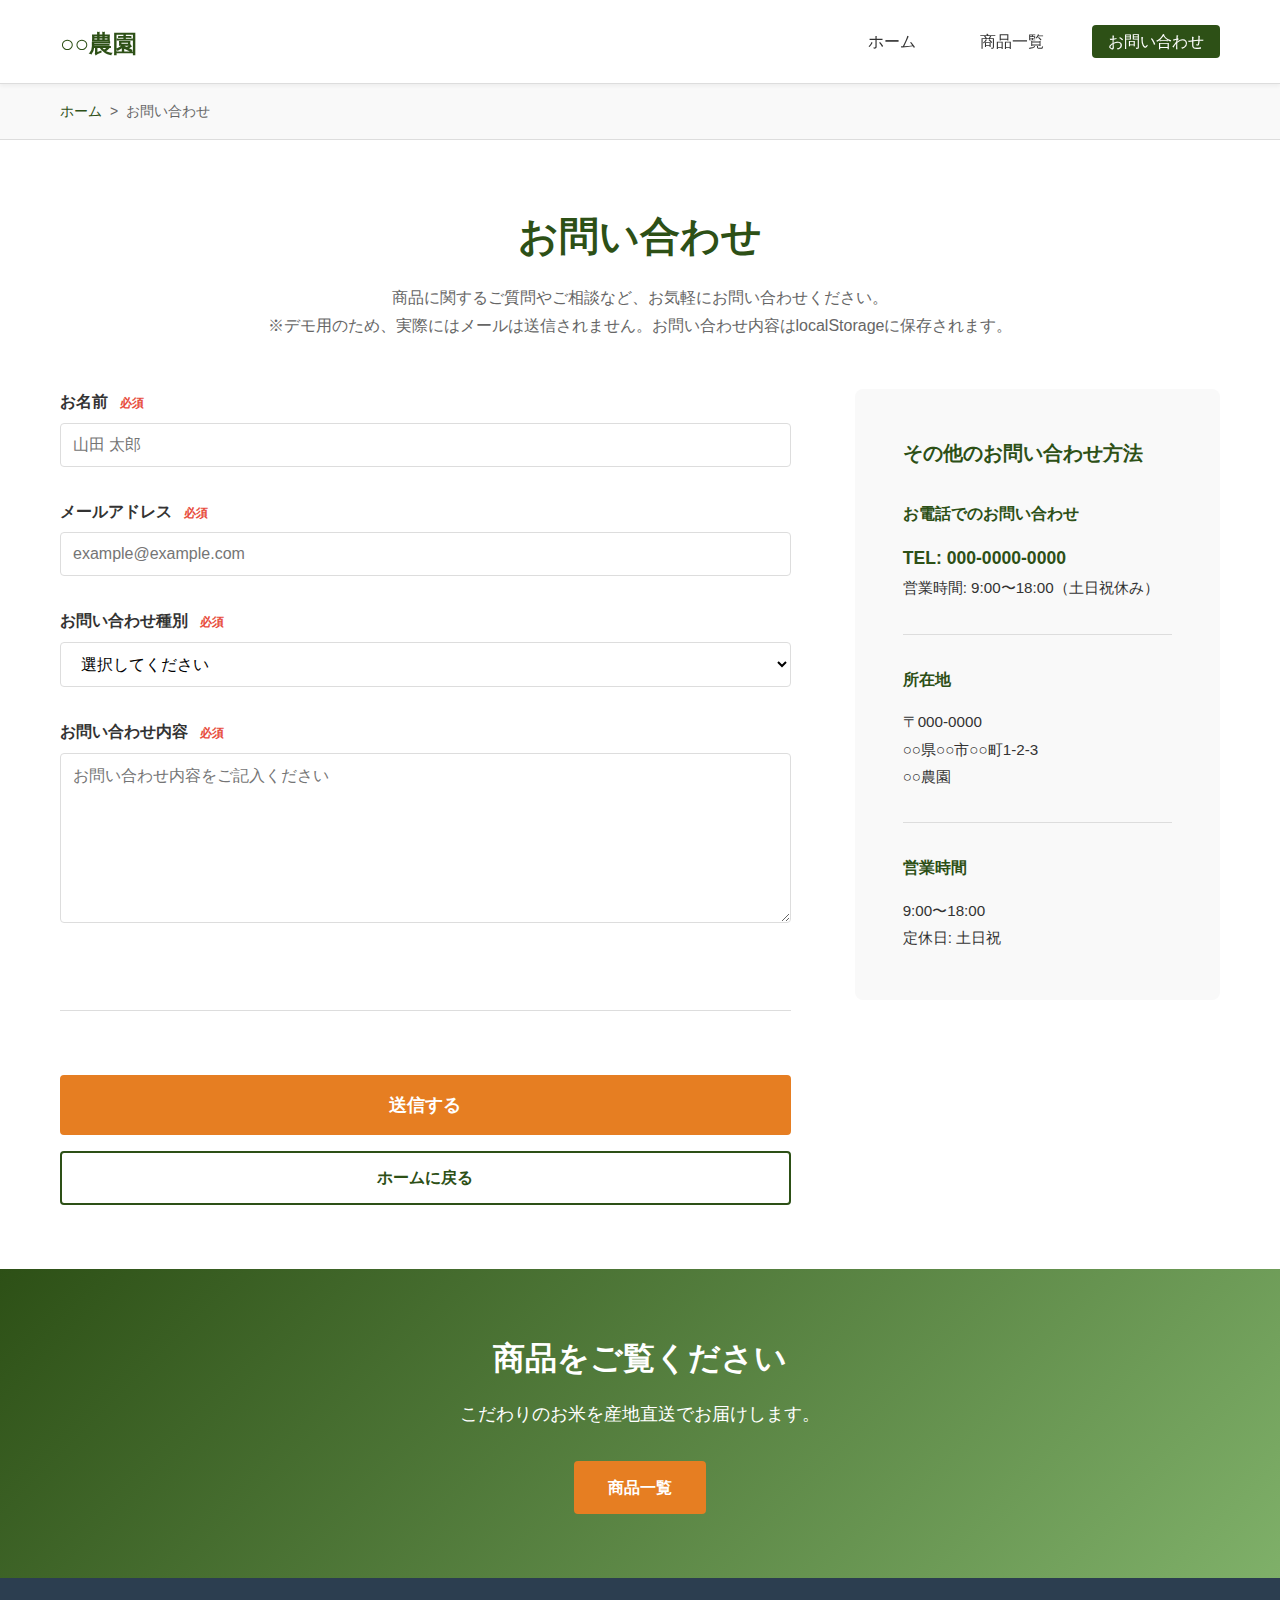
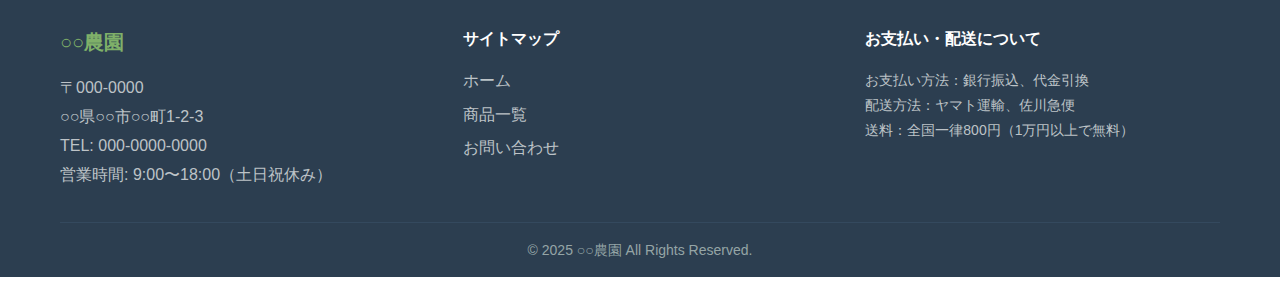
<file: contact.html>
<!DOCTYPE html>
<html lang="ja">
<head>
    <meta charset="UTF-8">
    <meta name="viewport" content="width=device-width, initial-scale=1.0">
    <meta name="description" content="○○農園へのお問い合わせフォーム。商品に関するご質問、ご相談などお気軽にお問い合わせください。">
    <meta name="keywords" content="お問い合わせ,質問,相談,米,農園">
    <title>お問い合わせ - ○○農園</title>
    <link rel="stylesheet" href="css/reset.css">
    <link rel="stylesheet" href="css/style.css">
</head>
<body>
    <!-- ヘッダー -->
    <header class="header">
        <div class="container">
            <div class="header-inner">
                <h1 class="logo">
                    <a href="index.html">○○農園</a>
                </h1>
                <nav class="nav">
                    <ul class="nav-list">
                        <li class="nav-item"><a href="index.html">ホーム</a></li>
                        <li class="nav-item"><a href="products.html">商品一覧</a></li>
                        <li class="nav-item"><a href="contact.html" class="active">お問い合わせ</a></li>
                    </ul>
                </nav>
            </div>
        </div>
    </header>

    <!-- メインコンテンツ -->
    <main>
        <!-- パンくずリスト -->
        <div class="breadcrumb">
            <div class="container">
                <ul class="breadcrumb-list">
                    <li class="breadcrumb-item"><a href="index.html">ホーム</a></li>
                    <li class="breadcrumb-item">お問い合わせ</li>
                </ul>
            </div>
        </div>

        <!-- お問い合わせページ -->
        <section class="contact-page">
            <div class="container">
                <h1 class="page-title">お問い合わせ</h1>
                <p class="page-description">
                    商品に関するご質問やご相談など、お気軽にお問い合わせください。<br>
                    ※デモ用のため、実際にはメールは送信されません。お問い合わせ内容はlocalStorageに保存されます。
                </p>

                <div class="contact-container">
                    <!-- お問い合わせフォーム -->
                    <div class="contact-form-section">
                        <form id="contact-form">
                            <!-- お名前 -->
                            <div class="form-section">
                                <div class="form-group">
                                    <label for="contact-name" class="form-label">お名前 <span class="required">必須</span></label>
                                    <input type="text" id="contact-name" name="contact-name" class="form-input" required placeholder="山田 太郎">
                                </div>

                                <div class="form-group">
                                    <label for="contact-email" class="form-label">メールアドレス <span class="required">必須</span></label>
                                    <input type="email" id="contact-email" name="contact-email" class="form-input" required placeholder="example@example.com">
                                </div>

                                <div class="form-group">
                                    <label for="contact-type" class="form-label">お問い合わせ種別 <span class="required">必須</span></label>
                                    <select id="contact-type" name="contact-type" class="form-select" required>
                                        <option value="">選択してください</option>
                                        <option value="商品について">商品について</option>
                                        <option value="注文について">注文について</option>
                                        <option value="配送について">配送について</option>
                                        <option value="その他">その他</option>
                                    </select>
                                </div>

                                <div class="form-group">
                                    <label for="contact-message" class="form-label">お問い合わせ内容 <span class="required">必須</span></label>
                                    <textarea id="contact-message" name="contact-message" class="form-textarea" rows="8" required placeholder="お問い合わせ内容をご記入ください"></textarea>
                                </div>
                            </div>

                            <!-- 送信ボタン -->
                            <div class="form-actions">
                                <button type="submit" class="btn btn-primary btn-large btn-full">送信する</button>
                                <a href="index.html" class="btn btn-outline">ホームに戻る</a>
                            </div>
                        </form>
                    </div>

                    <!-- お問い合わせ情報 -->
                    <div class="contact-info-section">
                        <h2 class="contact-info-title">その他のお問い合わせ方法</h2>

                        <div class="contact-info-item">
                            <h3 class="contact-info-subtitle">お電話でのお問い合わせ</h3>
                            <p class="contact-info-text">
                                <strong>TEL: 000-0000-0000</strong><br>
                                営業時間: 9:00〜18:00（土日祝休み）
                            </p>
                        </div>

                        <div class="contact-info-item">
                            <h3 class="contact-info-subtitle">所在地</h3>
                            <p class="contact-info-text">
                                〒000-0000<br>
                                ○○県○○市○○町1-2-3<br>
                                ○○農園
                            </p>
                        </div>

                        <div class="contact-info-item">
                            <h3 class="contact-info-subtitle">営業時間</h3>
                            <p class="contact-info-text">
                                9:00〜18:00<br>
                                定休日: 土日祝
                            </p>
                        </div>
                    </div>
                </div>
            </div>
        </section>

        <!-- CTAセクション -->
        <section class="cta">
            <div class="container">
                <h2 class="cta-title">商品をご覧ください</h2>
                <p class="cta-text">
                    こだわりのお米を産地直送でお届けします。
                </p>
                <div class="cta-buttons">
                    <a href="products.html" class="btn btn-primary">商品一覧</a>
                </div>
            </div>
        </section>
    </main>

    <!-- フッター -->
    <footer class="footer">
        <div class="container">
            <div class="footer-content">
                <div class="footer-section">
                    <h3 class="footer-title">○○農園</h3>
                    <p class="footer-text">
                        〒000-0000<br>
                        ○○県○○市○○町1-2-3<br>
                        TEL: 000-0000-0000<br>
                        営業時間: 9:00〜18:00（土日祝休み）
                    </p>
                </div>

                <div class="footer-section">
                    <h4 class="footer-subtitle">サイトマップ</h4>
                    <ul class="footer-links">
                        <li><a href="index.html">ホーム</a></li>
                        <li><a href="products.html">商品一覧</a></li>
                        <li><a href="contact.html">お問い合わせ</a></li>
                    </ul>
                </div>

                <div class="footer-section">
                    <h4 class="footer-subtitle">お支払い・配送について</h4>
                    <p class="footer-text footer-text-small">
                        お支払い方法：銀行振込、代金引換<br>
                        配送方法：ヤマト運輸、佐川急便<br>
                        送料：全国一律800円（1万円以上で無料）
                    </p>
                </div>
            </div>

            <div class="footer-bottom">
                <p class="copyright">&copy; 2025 ○○農園 All Rights Reserved.</p>
            </div>
        </div>
    </footer>

    <!-- 送信完了モーダル -->
    <div id="contact-complete-modal" class="modal" style="display: none;">
        <div class="modal-content">
            <h2 class="modal-title">お問い合わせありがとうございます</h2>
            <div class="contact-complete-info">
                <p class="modal-text">
                    お問い合わせを受け付けました。<br>
                    お問い合わせ番号：<strong id="contact-number"></strong><br>
                    <br>
                    担当者が確認後、ご連絡させていただきます。<br>
                    （※デモ版のため、実際には送信されません）
                </p>
            </div>
            <div class="modal-actions">
                <a href="index.html" class="btn btn-primary">トップページへ</a>
                <a href="products.html" class="btn btn-outline">商品一覧へ</a>
            </div>
        </div>
    </div>

    <script src="js/contact.js"></script>
</body>
</html>
</file>
<file: css/style.css>
/* ========================================
   カラー変数・基本設定
======================================== */
:root {
    --color-primary: #2d5016;
    --color-primary-dark: #1f3910;
    --color-secondary: #7fb069;
    --color-accent: #e67e22;
    --color-text: #333;
    --color-text-light: #666;
    --color-border: #ddd;
    --color-bg-light: #f9f9f9;
    --container-width: 1200px;
    --spacing-xs: 0.5rem;
    --spacing-sm: 1rem;
    --spacing-md: 2rem;
    --spacing-lg: 3rem;
    --spacing-xl: 4rem;
}

/* ========================================
   共通レイアウト
======================================== */
.container {
    max-width: var(--container-width);
    margin: 0 auto;
    padding: 0 20px;
}

/* ========================================
   ヘッダー
======================================== */
.header {
    background-color: #fff;
    border-bottom: 1px solid var(--color-border);
    padding: var(--spacing-sm) 0;
    position: sticky;
    top: 0;
    z-index: 100;
    box-shadow: 0 2px 4px rgba(0,0,0,0.05);
}

.header-inner {
    display: flex;
    justify-content: space-between;
    align-items: center;
}

.logo a {
    font-size: 1.5rem;
    font-weight: bold;
    color: var(--color-primary);
    transition: color 0.3s;
}

.logo a:hover {
    color: var(--color-secondary);
}

.nav-list {
    display: flex;
    gap: var(--spacing-md);
}

.nav-item a {
    color: var(--color-text);
    font-weight: 500;
    padding: var(--spacing-xs) var(--spacing-sm);
    border-radius: 4px;
    transition: background-color 0.3s, color 0.3s;
}

.nav-item a:hover,
.nav-item a.active {
    background-color: var(--color-primary);
    color: #fff;
}

/* ========================================
   ヒーローセクション
======================================== */
.hero {
    position: relative;
    height: 500px;
    display: flex;
    align-items: center;
    justify-content: center;
    overflow: hidden;
    background: linear-gradient(135deg, var(--color-primary) 0%, var(--color-secondary) 100%);
}

.hero-image {
    position: absolute;
    top: 0;
    left: 0;
    width: 100%;
    height: 100%;
    z-index: 1;
}

.hero-image img {
    width: 100%;
    height: 100%;
    object-fit: cover;
    opacity: 0.4;
}

.hero-content {
    position: relative;
    z-index: 2;
    text-align: center;
    color: #fff;
}

.hero-title {
    font-size: 3rem;
    font-weight: bold;
    margin-bottom: var(--spacing-sm);
    line-height: 1.3;
    text-shadow: 2px 2px 4px rgba(0,0,0,0.3);
}

.hero-text {
    font-size: 1.125rem;
    margin-bottom: var(--spacing-md);
    text-shadow: 1px 1px 2px rgba(0,0,0,0.3);
}

/* ========================================
   ボタン
======================================== */
.btn {
    display: inline-block;
    padding: 12px 32px;
    border-radius: 4px;
    font-weight: 600;
    text-align: center;
    transition: all 0.3s;
    cursor: pointer;
}

.btn-primary {
    background-color: var(--color-accent);
    color: #fff;
    border: 2px solid var(--color-accent);
}

.btn-primary:hover {
    background-color: #d35400;
    border-color: #d35400;
    transform: translateY(-2px);
    box-shadow: 0 4px 8px rgba(0,0,0,0.2);
}

.btn-secondary {
    background-color: var(--color-primary);
    color: #fff;
    border: 2px solid var(--color-primary);
}

.btn-secondary:hover {
    background-color: var(--color-primary-dark);
    border-color: var(--color-primary-dark);
}

.btn-outline {
    background-color: transparent;
    color: var(--color-primary);
    border: 2px solid var(--color-primary);
}

.btn-outline:hover {
    background-color: var(--color-primary);
    color: #fff;
}

/* ========================================
   セクション共通
======================================== */
section {
    padding: var(--spacing-xl) 0;
}

.section-title {
    font-size: 2rem;
    font-weight: bold;
    text-align: center;
    margin-bottom: var(--spacing-sm);
    color: var(--color-primary);
}

.section-description {
    text-align: center;
    color: var(--color-text-light);
    margin-bottom: var(--spacing-lg);
}

.section-footer {
    text-align: center;
    margin-top: var(--spacing-lg);
}

/* ========================================
   商品紹介セクション
======================================== */
.products-preview {
    background-color: var(--color-bg-light);
}

.product-grid {
    display: grid;
    grid-template-columns: repeat(auto-fit, minmax(300px, 1fr));
    gap: var(--spacing-md);
    margin-bottom: var(--spacing-md);
}

.product-card {
    background-color: #fff;
    border-radius: 8px;
    overflow: hidden;
    box-shadow: 0 2px 8px rgba(0,0,0,0.1);
    transition: transform 0.3s, box-shadow 0.3s;
}

.product-card:hover {
    transform: translateY(-4px);
    box-shadow: 0 4px 16px rgba(0,0,0,0.15);
}

.product-image {
    width: 100%;
    height: 250px;
    overflow: hidden;
    background-color: #f0f0f0;
}

.product-image img {
    width: 100%;
    height: 100%;
    object-fit: cover;
}

.product-info {
    padding: var(--spacing-md);
}

.product-name {
    font-size: 1.25rem;
    font-weight: bold;
    margin-bottom: var(--spacing-xs);
    color: var(--color-primary);
}

.product-description {
    color: var(--color-text-light);
    margin-bottom: var(--spacing-sm);
    font-size: 0.9rem;
}

.product-price {
    font-size: 1.5rem;
    font-weight: bold;
    color: var(--color-accent);
    margin-bottom: var(--spacing-sm);
}

.price-unit {
    font-size: 0.875rem;
    color: var(--color-text-light);
    font-weight: normal;
}

/* ========================================
   こだわりセクション
======================================== */
.features {
    background-color: #fff;
}

.feature-list {
    display: grid;
    grid-template-columns: repeat(auto-fit, minmax(280px, 1fr));
    gap: var(--spacing-lg);
}

.feature-item {
    text-align: center;
    padding: var(--spacing-md);
}

.feature-icon {
    width: 80px;
    height: 80px;
    margin: 0 auto var(--spacing-sm);
    background-color: var(--color-bg-light);
    border-radius: 50%;
    display: flex;
    align-items: center;
    justify-content: center;
}

.feature-icon img {
    width: 50px;
    height: 50px;
}

.feature-title {
    font-size: 1.25rem;
    font-weight: bold;
    margin-bottom: var(--spacing-xs);
    color: var(--color-primary);
}

.feature-text {
    color: var(--color-text-light);
    line-height: 1.8;
}

/* ========================================
   お知らせセクション
======================================== */
.news {
    background-color: var(--color-bg-light);
}

.news-list {
    max-width: 800px;
    margin: 0 auto;
}

.news-item {
    background-color: #fff;
    padding: var(--spacing-sm) var(--spacing-md);
    margin-bottom: var(--spacing-sm);
    border-radius: 4px;
    display: flex;
    align-items: center;
    gap: var(--spacing-md);
    transition: background-color 0.3s;
}

.news-item:hover {
    background-color: #fafafa;
}

.news-date {
    color: var(--color-text-light);
    font-size: 0.875rem;
    white-space: nowrap;
}

.news-link {
    color: var(--color-text);
    transition: color 0.3s;
}

.news-link:hover {
    color: var(--color-primary);
    text-decoration: underline;
}

/* ========================================
   CTAセクション
======================================== */
.cta {
    background: linear-gradient(135deg, var(--color-primary) 0%, var(--color-secondary) 100%);
    color: #fff;
    text-align: center;
}

.cta-title {
    font-size: 2rem;
    font-weight: bold;
    margin-bottom: var(--spacing-sm);
}

.cta-text {
    font-size: 1.125rem;
    margin-bottom: var(--spacing-md);
}

.cta-buttons {
    display: flex;
    gap: var(--spacing-sm);
    justify-content: center;
    flex-wrap: wrap;
}

/* ========================================
   フッター
======================================== */
.footer {
    background-color: #2c3e50;
    color: #ecf0f1;
    padding: var(--spacing-lg) 0 var(--spacing-sm);
}

.footer-content {
    display: grid;
    grid-template-columns: repeat(auto-fit, minmax(250px, 1fr));
    gap: var(--spacing-lg);
    margin-bottom: var(--spacing-md);
}

.footer-title {
    font-size: 1.25rem;
    font-weight: bold;
    margin-bottom: var(--spacing-sm);
    color: var(--color-secondary);
}

.footer-subtitle {
    font-size: 1rem;
    font-weight: bold;
    margin-bottom: var(--spacing-sm);
    color: #fff;
}

.footer-text {
    line-height: 1.8;
    color: #bdc3c7;
}

.footer-text-small {
    font-size: 0.875rem;
}

.footer-links {
    display: flex;
    flex-direction: column;
    gap: var(--spacing-xs);
}

.footer-links a {
    color: #bdc3c7;
    transition: color 0.3s;
}

.footer-links a:hover {
    color: var(--color-secondary);
}

.footer-bottom {
    border-top: 1px solid #34495e;
    padding-top: var(--spacing-sm);
    text-align: center;
}

.copyright {
    color: #95a5a6;
    font-size: 0.875rem;
}

/* ========================================
   パンくずリスト
======================================== */
.breadcrumb {
    background-color: var(--color-bg-light);
    padding: var(--spacing-sm) 0;
    border-bottom: 1px solid var(--color-border);
}

.breadcrumb-list {
    display: flex;
    gap: var(--spacing-xs);
    align-items: center;
    font-size: 0.875rem;
}

.breadcrumb-item {
    color: var(--color-text-light);
}

.breadcrumb-item:not(:last-child)::after {
    content: ">";
    margin-left: var(--spacing-xs);
    color: var(--color-text-light);
}

.breadcrumb-item a {
    color: var(--color-primary);
    transition: color 0.3s;
}

.breadcrumb-item a:hover {
    color: var(--color-secondary);
    text-decoration: underline;
}

/* ========================================
   商品一覧ページ
======================================== */
.products-page {
    background-color: #fff;
    padding: var(--spacing-lg) 0;
}

.page-title {
    font-size: 2.5rem;
    font-weight: bold;
    text-align: center;
    margin-bottom: var(--spacing-sm);
    color: var(--color-primary);
}

.page-description {
    text-align: center;
    color: var(--color-text-light);
    margin-bottom: var(--spacing-lg);
    line-height: 1.8;
}

/* 絞り込みコントロール */
.filter-controls {
    background-color: var(--color-bg-light);
    padding: var(--spacing-md);
    border-radius: 8px;
    margin-bottom: var(--spacing-md);
    display: flex;
    flex-wrap: wrap;
    gap: var(--spacing-sm);
    align-items: center;
}

.filter-group {
    display: flex;
    align-items: center;
    gap: var(--spacing-xs);
}

.filter-label {
    font-weight: 600;
    color: var(--color-text);
    white-space: nowrap;
}

.filter-select {
    padding: 8px 12px;
    border: 1px solid var(--color-border);
    border-radius: 4px;
    background-color: #fff;
    color: var(--color-text);
    font-size: 0.9rem;
    cursor: pointer;
    transition: border-color 0.3s;
}

.filter-select:hover,
.filter-select:focus {
    border-color: var(--color-primary);
    outline: none;
}

.btn-small {
    padding: 8px 16px;
    font-size: 0.9rem;
}

.btn-full {
    width: 100%;
}

/* 商品件数表示 */
.product-count {
    margin-bottom: var(--spacing-md);
    color: var(--color-text-light);
}

.product-count p {
    font-size: 0.9rem;
}

#product-count-number {
    font-weight: bold;
    color: var(--color-primary);
}

/* 商品グリッド（一覧ページ用） */
.products-grid {
    display: grid;
    grid-template-columns: repeat(auto-fill, minmax(320px, 1fr));
    gap: var(--spacing-md);
    margin-bottom: var(--spacing-md);
}

/* 商品カード（フル版） */
.product-card-full {
    position: relative;
    background-color: #fff;
    border: 1px solid var(--color-border);
    border-radius: 8px;
    overflow: hidden;
    transition: transform 0.3s, box-shadow 0.3s;
}

.product-card-full:hover {
    transform: translateY(-4px);
    box-shadow: 0 4px 16px rgba(0,0,0,0.15);
}

/* 商品バッジ */
.product-badge {
    position: absolute;
    top: 12px;
    right: 12px;
    padding: 4px 12px;
    border-radius: 4px;
    font-size: 0.75rem;
    font-weight: bold;
    z-index: 10;
    color: #fff;
}

.product-badge.available {
    background-color: #27ae60;
}

.product-badge.limited {
    background-color: #e67e22;
}

/* 商品詳細情報 */
.product-details {
    margin-bottom: var(--spacing-sm);
}

.product-shipping {
    font-size: 0.85rem;
    color: var(--color-text-light);
    margin-bottom: var(--spacing-xs);
}

.product-stock {
    font-size: 0.85rem;
    font-weight: 600;
    margin-bottom: var(--spacing-xs);
}

.product-stock.available {
    color: #27ae60;
}

.product-stock.limited {
    color: #e67e22;
}

/* 検索結果なし */
.no-results {
    text-align: center;
    padding: var(--spacing-xl) var(--spacing-md);
    background-color: var(--color-bg-light);
    border-radius: 8px;
}

.no-results p {
    font-size: 1.125rem;
    color: var(--color-text-light);
    margin-bottom: var(--spacing-md);
}

/* ========================================
   商品詳細ページ
======================================== */
.product-detail-page {
    background-color: #fff;
    padding: var(--spacing-lg) 0;
}

.product-not-found {
    text-align: center;
    padding: var(--spacing-xl) var(--spacing-md);
}

.product-not-found h2 {
    font-size: 1.5rem;
    color: var(--color-text);
    margin-bottom: var(--spacing-sm);
}

.product-not-found p {
    color: var(--color-text-light);
    margin-bottom: var(--spacing-md);
}

.product-detail-main {
    display: grid;
    grid-template-columns: 1fr 1fr;
    gap: var(--spacing-xl);
    margin-bottom: var(--spacing-xl);
}

/* 商品画像 */
.product-detail-images {
    position: sticky;
    top: 100px;
    align-self: start;
}

.product-main-image {
    width: 100%;
    aspect-ratio: 1;
    overflow: hidden;
    background-color: #f0f0f0;
    border-radius: 8px;
    margin-bottom: var(--spacing-sm);
}

.product-main-image img {
    width: 100%;
    height: 100%;
    object-fit: cover;
}

.product-thumbnails {
    display: flex;
    gap: var(--spacing-xs);
}

.product-thumbnail {
    width: 80px;
    height: 80px;
    object-fit: cover;
    border-radius: 4px;
    cursor: pointer;
    border: 2px solid transparent;
    transition: border-color 0.3s;
}

.product-thumbnail:hover {
    border-color: var(--color-secondary);
}

.product-thumbnail.active {
    border-color: var(--color-primary);
}

/* 商品情報 */
.product-detail-info {
    display: flex;
    flex-direction: column;
    gap: var(--spacing-md);
}

.product-tags {
    display: flex;
    gap: var(--spacing-xs);
    flex-wrap: wrap;
}

.product-tag {
    display: inline-block;
    padding: 4px 12px;
    background-color: var(--color-secondary);
    color: #fff;
    font-size: 0.75rem;
    border-radius: 4px;
    font-weight: 600;
}

.product-detail-name {
    font-size: 2rem;
    font-weight: bold;
    color: var(--color-primary);
    line-height: 1.3;
}

.product-detail-price-section {
    border-top: 1px solid var(--color-border);
    border-bottom: 1px solid var(--color-border);
    padding: var(--spacing-md) 0;
}

.product-detail-price {
    font-size: 2rem;
    font-weight: bold;
    color: var(--color-accent);
    margin-bottom: var(--spacing-xs);
}

.product-stock-info {
    font-size: 0.9rem;
    font-weight: 600;
}

.product-stock-info.available {
    color: #27ae60;
}

.product-stock-info.limited {
    color: #e67e22;
}

.product-stock-info.out-of-stock {
    color: #c0392b;
}

.product-shipping-info {
    padding: var(--spacing-sm);
    background-color: var(--color-bg-light);
    border-radius: 4px;
}

.product-shipping-info p {
    font-size: 0.9rem;
    color: var(--color-text-light);
}

.product-description-short {
    line-height: 1.8;
}

.product-actions {
    display: flex;
    gap: var(--spacing-sm);
    margin-top: var(--spacing-md);
}

.btn-large {
    padding: 16px 32px;
    font-size: 1.125rem;
}

.btn-accent {
    background-color: var(--color-accent);
    color: #fff;
    border: 2px solid var(--color-accent);
}

.btn-accent:hover:not(:disabled) {
    background-color: #d35400;
    border-color: #d35400;
}

.btn-accent:disabled {
    opacity: 0.5;
    cursor: not-allowed;
}

/* 外部購入セクション */
.external-purchase-section {
    margin-top: var(--spacing-lg);
    padding-top: var(--spacing-lg);
    border-top: 1px solid var(--color-border);
}

.external-purchase-label {
    font-size: 0.9rem;
    color: var(--color-text-light);
    margin-bottom: var(--spacing-sm);
}

.external-purchase-buttons {
    display: flex;
    gap: var(--spacing-sm);
}

.btn-external {
    flex: 1;
    padding: 12px 20px;
    font-size: 0.9rem;
    display: flex;
    align-items: center;
    justify-content: center;
    gap: var(--spacing-xs);
    transition: all 0.3s;
}

.external-icon {
    font-size: 1.2rem;
}

.btn-yahoo {
    background-color: #ff0033;
    color: #fff;
    border: 2px solid #ff0033;
}

.btn-yahoo:hover {
    background-color: #cc0029;
    border-color: #cc0029;
    transform: translateY(-2px);
}

.btn-amazon {
    background-color: #ff9900;
    color: #fff;
    border: 2px solid #ff9900;
}

.btn-amazon:hover {
    background-color: #e68a00;
    border-color: #e68a00;
    transform: translateY(-2px);
}

.external-purchase-note {
    margin-top: var(--spacing-xs);
    font-size: 0.75rem;
    color: var(--color-text-light);
    text-align: center;
}

/* 詳細セクション */
.product-detail-description,
.product-features-section,
.product-cooking-tips,
.related-products-section {
    margin-bottom: var(--spacing-xl);
}

.section-subtitle {
    font-size: 1.5rem;
    font-weight: bold;
    color: var(--color-primary);
    margin-bottom: var(--spacing-md);
    padding-bottom: var(--spacing-sm);
    border-bottom: 2px solid var(--color-secondary);
}

.product-detail-description p,
.product-cooking-tips p {
    line-height: 1.8;
    color: var(--color-text);
}

.features-list {
    list-style: none;
    padding: 0;
}

.features-list li {
    padding: var(--spacing-sm) 0 var(--spacing-sm) var(--spacing-md);
    border-left: 3px solid var(--color-secondary);
    margin-bottom: var(--spacing-sm);
    background-color: var(--color-bg-light);
}

/* 関連商品 */
.related-products-grid {
    display: grid;
    grid-template-columns: repeat(auto-fill, minmax(250px, 1fr));
    gap: var(--spacing-md);
}

.related-product-card {
    position: relative;
    background-color: #fff;
    border: 1px solid var(--color-border);
    border-radius: 8px;
    overflow: hidden;
    transition: transform 0.3s, box-shadow 0.3s;
}

.related-product-card:hover {
    transform: translateY(-4px);
    box-shadow: 0 4px 16px rgba(0,0,0,0.15);
}

.related-product-badge {
    position: absolute;
    top: 8px;
    right: 8px;
    padding: 4px 8px;
    border-radius: 4px;
    font-size: 0.7rem;
    font-weight: bold;
    z-index: 10;
    color: #fff;
}

.related-product-badge.available {
    background-color: #27ae60;
}

.related-product-badge.limited {
    background-color: #e67e22;
}

.related-product-image {
    width: 100%;
    height: 200px;
    overflow: hidden;
    background-color: #f0f0f0;
}

.related-product-image img {
    width: 100%;
    height: 100%;
    object-fit: cover;
}

.related-product-info {
    padding: var(--spacing-sm);
}

.related-product-name {
    font-size: 1rem;
    font-weight: bold;
    color: var(--color-primary);
    margin-bottom: var(--spacing-xs);
}

.related-product-price {
    font-size: 1.25rem;
    font-weight: bold;
    color: var(--color-accent);
    margin-bottom: var(--spacing-sm);
}

/* ========================================
   注文ページ
======================================== */
.order-page {
    background-color: var(--color-bg-light);
    padding: var(--spacing-lg) 0;
}

.order-container {
    display: grid;
    grid-template-columns: 2fr 1fr;
    gap: var(--spacing-lg);
}

/* 注文フォーム */
.order-form-section {
    background-color: #fff;
    padding: var(--spacing-lg);
    border-radius: 8px;
    box-shadow: 0 2px 8px rgba(0,0,0,0.1);
}

.form-section {
    margin-bottom: var(--spacing-xl);
    padding-bottom: var(--spacing-lg);
    border-bottom: 1px solid var(--color-border);
}

.form-section:last-child {
    border-bottom: none;
}

.form-section-title {
    font-size: 1.25rem;
    font-weight: bold;
    color: var(--color-primary);
    margin-bottom: var(--spacing-md);
}

.form-group {
    margin-bottom: var(--spacing-md);
}

.form-label {
    display: block;
    font-weight: 600;
    margin-bottom: var(--spacing-xs);
    color: var(--color-text);
}

.required {
    color: #e74c3c;
    font-size: 0.75rem;
    margin-left: var(--spacing-xs);
}

.form-input,
.form-textarea {
    width: 100%;
    padding: 12px;
    border: 1px solid var(--color-border);
    border-radius: 4px;
    font-size: 1rem;
    transition: border-color 0.3s;
}

.form-input:focus,
.form-textarea:focus {
    outline: none;
    border-color: var(--color-primary);
}

/* 商品情報カード */
.order-product-card {
    display: flex;
    gap: var(--spacing-md);
    padding: var(--spacing-md);
    background-color: var(--color-bg-light);
    border-radius: 8px;
    margin-bottom: var(--spacing-md);
}

.order-product-image {
    width: 120px;
    height: 120px;
    flex-shrink: 0;
    overflow: hidden;
    border-radius: 4px;
    background-color: #f0f0f0;
}

.order-product-image img {
    width: 100%;
    height: 100%;
    object-fit: cover;
}

.order-product-details {
    flex: 1;
}

.order-product-name {
    font-size: 1.125rem;
    font-weight: bold;
    color: var(--color-primary);
    margin-bottom: var(--spacing-xs);
}

.order-product-price {
    font-size: 1.25rem;
    font-weight: bold;
    color: var(--color-accent);
    margin-bottom: var(--spacing-xs);
}

.order-product-stock {
    font-size: 0.9rem;
    color: var(--color-text-light);
}

/* 数量セレクタ */
.quantity-selector {
    display: flex;
    align-items: center;
    gap: var(--spacing-sm);
}

.qty-btn {
    width: 40px;
    height: 40px;
    border: 1px solid var(--color-border);
    background-color: #fff;
    border-radius: 4px;
    font-size: 1.25rem;
    cursor: pointer;
    transition: background-color 0.3s;
}

.qty-btn:hover {
    background-color: var(--color-bg-light);
}

.qty-input {
    width: 80px;
    text-align: center;
    padding: 8px;
    border: 1px solid var(--color-border);
    border-radius: 4px;
    font-size: 1rem;
}

/* 支払い方法 */
.payment-methods {
    display: flex;
    flex-direction: column;
    gap: var(--spacing-sm);
}

.payment-method {
    padding: var(--spacing-md);
    border: 2px solid var(--color-border);
    border-radius: 8px;
    cursor: pointer;
    transition: border-color 0.3s, background-color 0.3s;
}

.payment-method:hover {
    background-color: var(--color-bg-light);
}

.payment-method input[type="radio"] {
    margin-right: var(--spacing-sm);
}

.payment-method input[type="radio"]:checked + .payment-label {
    color: var(--color-primary);
    font-weight: bold;
}

.payment-label {
    font-size: 1rem;
    font-weight: 600;
}

.payment-description {
    margin-top: var(--spacing-xs);
    margin-left: 24px;
    font-size: 0.875rem;
    color: var(--color-text-light);
}

/* フォームアクション */
.form-actions {
    display: flex;
    flex-direction: column;
    gap: var(--spacing-sm);
}

/* 注文サマリー */
.order-summary {
    background-color: #fff;
    padding: var(--spacing-lg);
    border-radius: 8px;
    box-shadow: 0 2px 8px rgba(0,0,0,0.1);
    position: sticky;
    top: 100px;
    align-self: start;
}

.summary-title {
    font-size: 1.25rem;
    font-weight: bold;
    color: var(--color-primary);
    margin-bottom: var(--spacing-md);
    padding-bottom: var(--spacing-sm);
    border-bottom: 2px solid var(--color-secondary);
}

.summary-item {
    display: flex;
    justify-content: space-between;
    margin-bottom: var(--spacing-sm);
}

.summary-label {
    color: var(--color-text-light);
}

.summary-value {
    font-weight: 600;
    color: var(--color-text);
}

.summary-divider {
    height: 1px;
    background-color: var(--color-border);
    margin: var(--spacing-md) 0;
}

.summary-total {
    font-size: 1.25rem;
}

.summary-total .summary-label {
    color: var(--color-text);
    font-weight: bold;
}

.summary-total .summary-value {
    color: var(--color-accent);
    font-size: 1.5rem;
}

.summary-note {
    margin-top: var(--spacing-md);
    padding-top: var(--spacing-md);
    border-top: 1px solid var(--color-border);
}

.summary-note p {
    font-size: 0.875rem;
    color: var(--color-text-light);
}

/* モーダル */
.modal {
    display: none;
    position: fixed;
    top: 0;
    left: 0;
    width: 100%;
    height: 100%;
    background-color: rgba(0, 0, 0, 0.7);
    z-index: 1000;
    justify-content: center;
    align-items: center;
}

.modal-content {
    background-color: #fff;
    padding: var(--spacing-xl);
    border-radius: 8px;
    max-width: 500px;
    text-align: center;
    box-shadow: 0 4px 16px rgba(0,0,0,0.2);
}

.modal-title {
    font-size: 1.75rem;
    font-weight: bold;
    color: var(--color-primary);
    margin-bottom: var(--spacing-md);
}

.modal-text {
    line-height: 1.8;
    margin-bottom: var(--spacing-lg);
}

.modal-actions {
    display: flex;
    gap: var(--spacing-sm);
    justify-content: center;
}

/* お問い合わせページ */
.contact-page {
    background-color: #fff;
    padding: var(--spacing-xl) 0;
}

.contact-container {
    display: grid;
    grid-template-columns: 2fr 1fr;
    gap: var(--spacing-xl);
    margin-top: var(--spacing-lg);
}

.contact-form-section {
    background-color: #fff;
}

.form-select {
    width: 100%;
    padding: 0.75rem 1rem;
    border: 1px solid var(--color-border);
    border-radius: 4px;
    font-size: 1rem;
    font-family: inherit;
    background-color: #fff;
}

.form-select:focus {
    outline: none;
    border-color: var(--color-primary);
}

.contact-info-section {
    background-color: var(--color-bg-light);
    padding: var(--spacing-lg);
    border-radius: 8px;
    align-self: start;
}

.contact-info-title {
    font-size: 1.25rem;
    font-weight: bold;
    color: var(--color-primary);
    margin-bottom: var(--spacing-md);
}

.contact-info-item {
    margin-bottom: var(--spacing-md);
    padding-bottom: var(--spacing-md);
    border-bottom: 1px solid var(--color-border);
}

.contact-info-item:last-child {
    margin-bottom: 0;
    padding-bottom: 0;
    border-bottom: none;
}

.contact-info-subtitle {
    font-size: 1rem;
    font-weight: bold;
    color: var(--color-primary);
    margin-bottom: var(--spacing-sm);
}

.contact-info-text {
    font-size: 0.95rem;
    line-height: 1.8;
    color: var(--color-text);
}

.contact-info-text strong {
    font-size: 1.1rem;
    color: var(--color-primary);
}

.contact-complete-info {
    text-align: center;
    margin-bottom: var(--spacing-lg);
}

/* 注文完了モーダル専用スタイル */
.modal-content {
    max-width: 600px;
}

.order-complete-info {
    background-color: var(--color-bg-light);
    padding: var(--spacing-md);
    border-radius: 8px;
    margin-bottom: var(--spacing-lg);
}

.order-info-item {
    display: flex;
    justify-content: space-between;
    align-items: center;
    margin-bottom: var(--spacing-sm);
}

.order-info-item:last-child {
    margin-bottom: 0;
}

.info-label {
    font-size: 0.9rem;
    color: var(--color-text-light);
}

.info-value {
    font-size: 1rem;
    color: var(--color-text);
}

.status-badge {
    display: inline-block;
    padding: 4px 12px;
    background-color: #27ae60;
    color: #fff;
    border-radius: 4px;
    font-weight: bold;
    font-size: 0.9rem;
}

.order-complete-flow {
    text-align: left;
    margin-bottom: var(--spacing-lg);
}

.flow-title {
    font-size: 1.2rem;
    font-weight: bold;
    color: var(--color-primary);
    margin-bottom: var(--spacing-md);
    text-align: center;
}

.flow-steps {
    list-style: none;
    padding: 0;
    margin: 0;
    counter-reset: step-counter;
}

.flow-step {
    position: relative;
    padding-left: var(--spacing-lg);
    margin-bottom: var(--spacing-md);
    counter-increment: step-counter;
}

.flow-step::before {
    content: counter(step-counter);
    position: absolute;
    left: 0;
    top: 0;
    width: 28px;
    height: 28px;
    background-color: #e0e0e0;
    color: #666;
    border-radius: 50%;
    display: flex;
    align-items: center;
    justify-content: center;
    font-weight: bold;
    font-size: 0.9rem;
}

.flow-step.active::before {
    background-color: var(--color-primary);
    color: #fff;
}

.flow-step strong {
    display: block;
    color: var(--color-primary);
    margin-bottom: 4px;
}

.flow-step.active strong {
    color: var(--color-primary);
}

.flow-step p {
    margin: 0;
    font-size: 0.9rem;
    color: var(--color-text-light);
    line-height: 1.6;
}

.order-complete-note {
    background-color: #f9f9f9;
    padding: var(--spacing-sm);
    border-radius: 4px;
    margin-bottom: var(--spacing-lg);
}

.order-complete-note p {
    margin: 4px 0;
    font-size: 0.85rem;
    color: var(--color-text-light);
}

.link-admin {
    color: var(--color-primary);
    text-decoration: underline;
    font-weight: bold;
}

.link-admin:hover {
    color: var(--color-primary-dark);
}

/* ========================================
   レスポンシブ対応
======================================== */
@media (max-width: 768px) {
    .hero-title {
        font-size: 2rem;
    }

    .hero-text {
        font-size: 1rem;
    }

    .nav-list {
        gap: var(--spacing-sm);
    }

    .nav-item a {
        padding: var(--spacing-xs);
        font-size: 0.875rem;
    }

    .product-grid {
        grid-template-columns: 1fr;
    }

    .products-grid {
        grid-template-columns: 1fr;
    }

    .section-title {
        font-size: 1.5rem;
    }

    .page-title {
        font-size: 1.75rem;
    }

    .cta-buttons {
        flex-direction: column;
        align-items: center;
    }

    .btn {
        width: 100%;
        max-width: 300px;
    }

    .filter-controls {
        flex-direction: column;
        align-items: stretch;
    }

    .filter-group {
        flex-direction: column;
        align-items: stretch;
    }

    .filter-select {
        width: 100%;
    }

    /* 商品詳細ページ（モバイル） */
    .product-detail-main {
        grid-template-columns: 1fr;
        gap: var(--spacing-md);
    }

    .product-detail-images {
        position: static;
    }

    .product-detail-name {
        font-size: 1.5rem;
    }

    .product-actions {
        flex-direction: column;
    }

    .product-actions .btn {
        width: 100%;
    }

    .related-products-grid {
        grid-template-columns: 1fr;
    }

    /* 外部購入ボタン（モバイル） */
    .external-purchase-buttons {
        flex-direction: column;
    }

    /* 注文ページ（モバイル） */
    .order-container {
        grid-template-columns: 1fr;
    }

    /* お問い合わせページ（モバイル） */
    .contact-container {
        grid-template-columns: 1fr;
    }

    .contact-info-section {
        order: -1;
    }

    .order-summary {
        position: static;
        margin-top: var(--spacing-md);
    }

    .order-product-card {
        flex-direction: column;
    }

    .order-product-image {
        width: 100%;
        height: 200px;
    }

    .modal-content {
        margin: 20px;
    }

    .modal-actions {
        flex-direction: column;
    }
}
</file>
